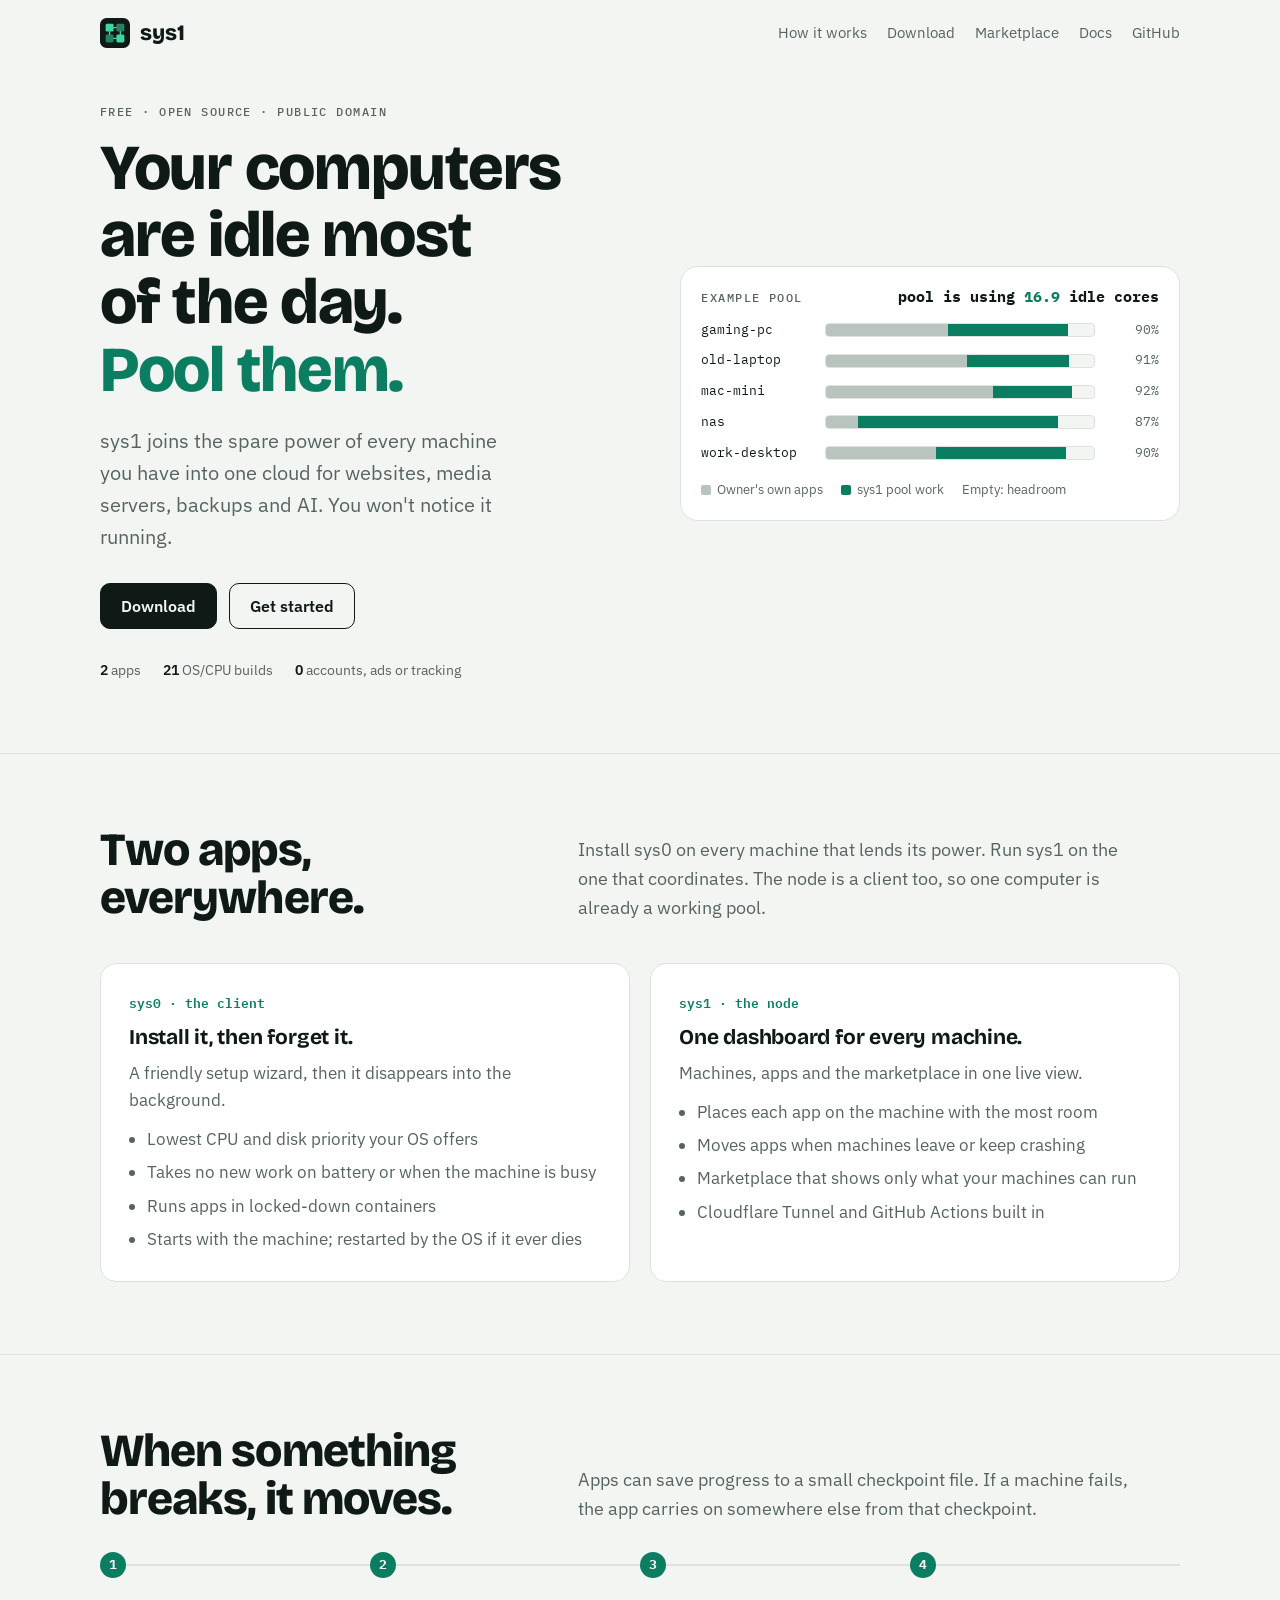
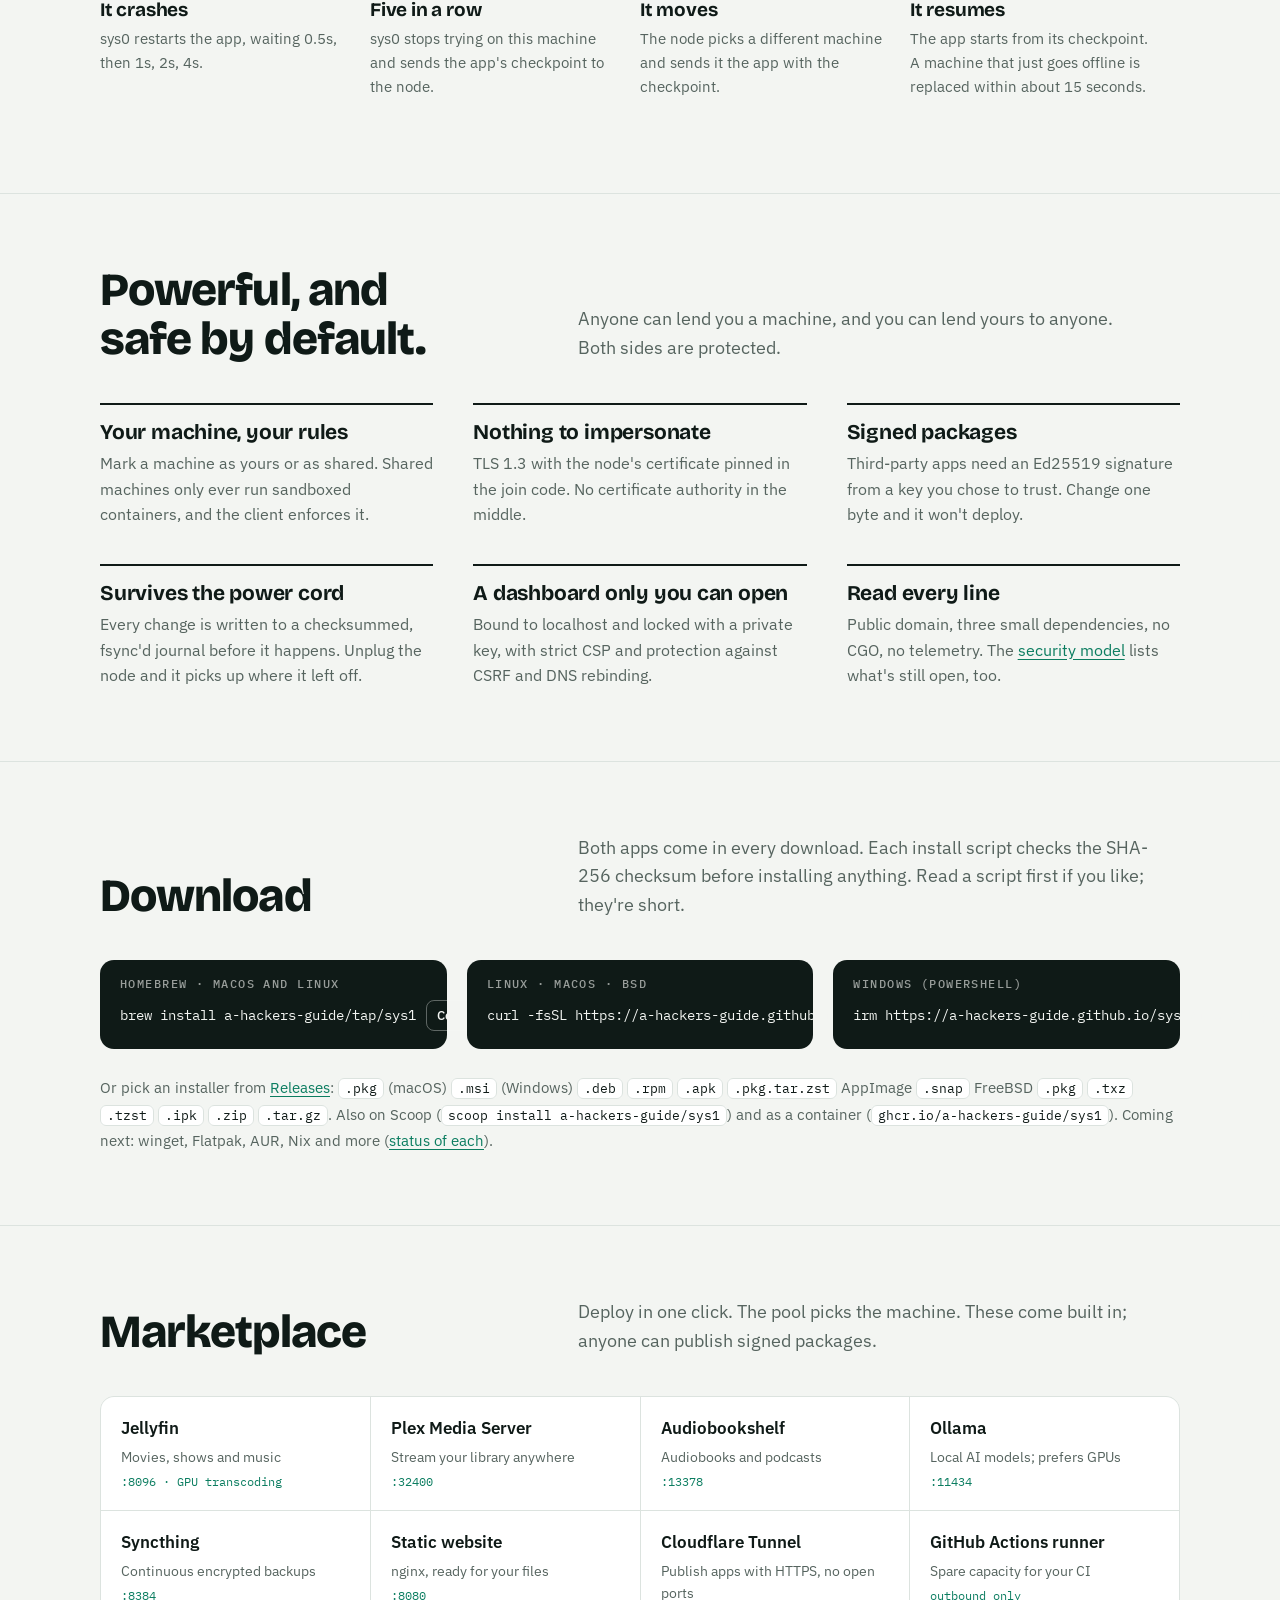
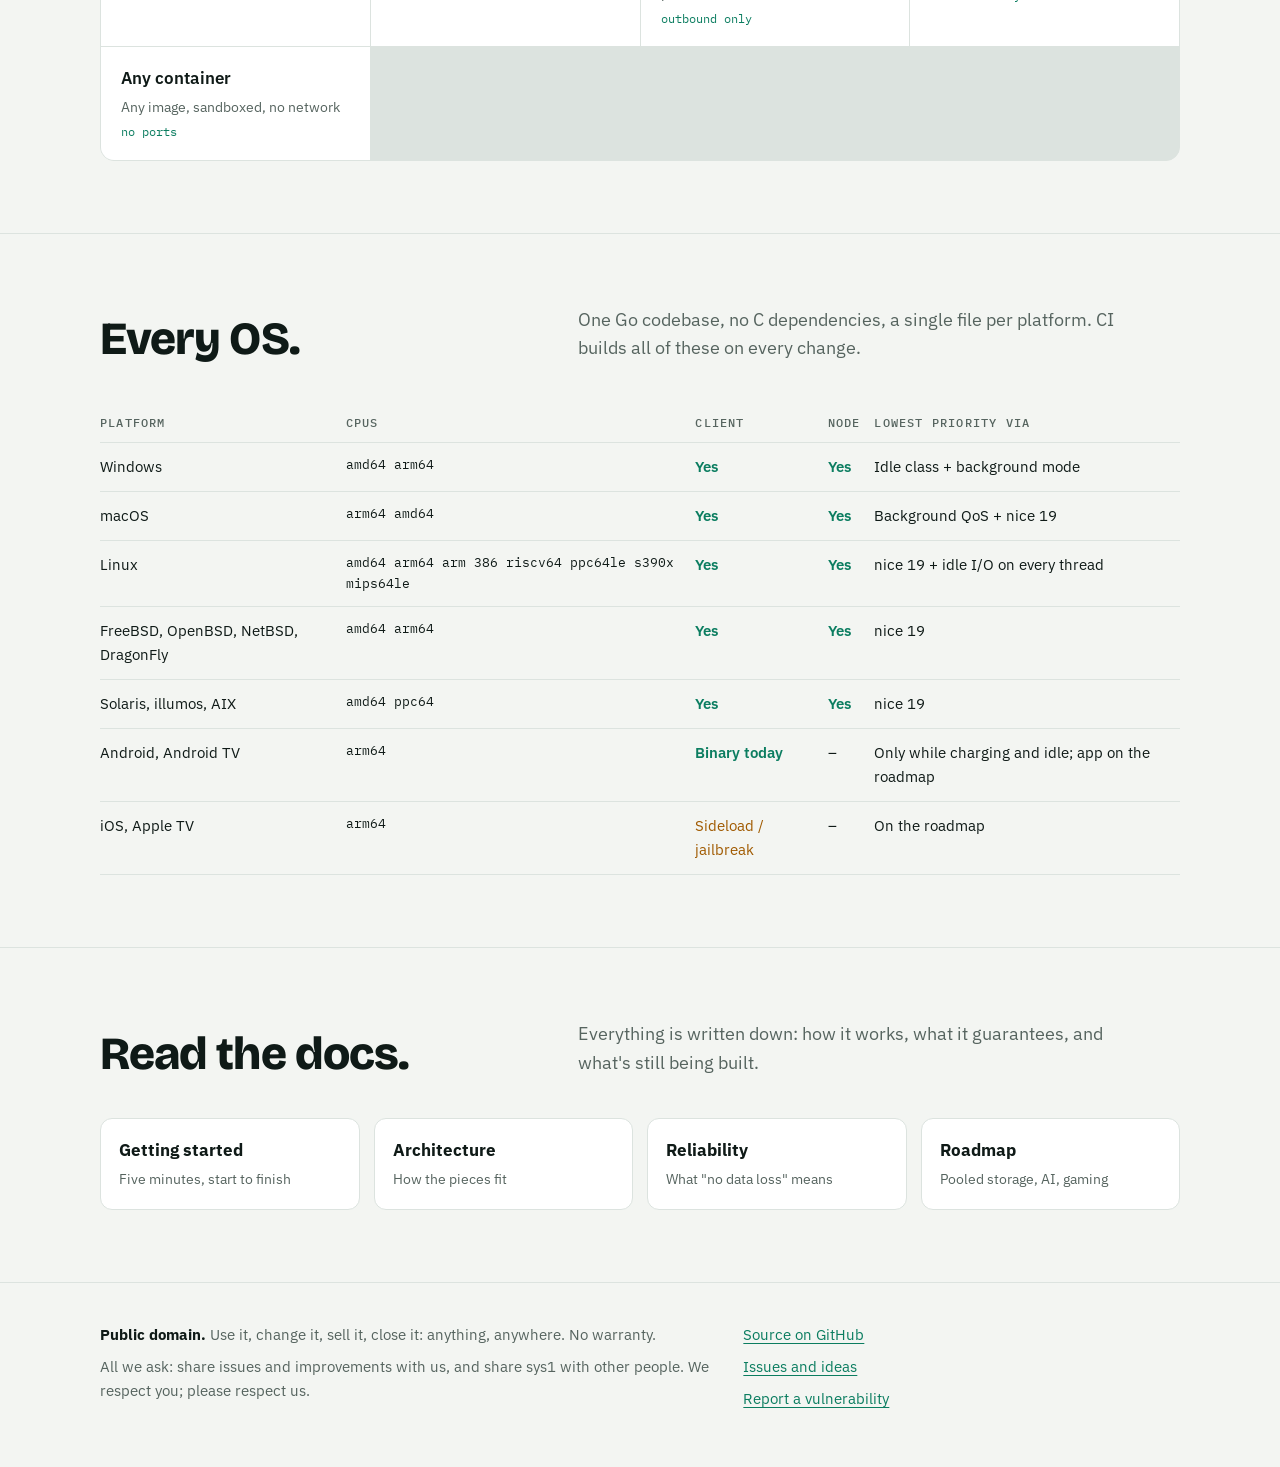
<file: site/index.html>
<!doctype html>
<html lang="en">
<head>
<meta charset="utf-8">
<meta name="viewport" content="width=device-width, initial-scale=1, viewport-fit=cover">
<title>sys1</title>
<meta name="description" content="Pool the spare power of every computer you have into one cloud. Free, open source, public domain, every OS.">
<link rel="icon" href="logo.svg" type="image/svg+xml">
<link rel="preconnect" href="https://fonts.googleapis.com">
<link rel="preconnect" href="https://fonts.gstatic.com" crossorigin>
<link rel="stylesheet" href="https://fonts.googleapis.com/css2?family=Bricolage+Grotesque:opsz,wght@12..96,500;12..96,700;12..96,800&family=IBM+Plex+Sans:wght@400;500;600&family=IBM+Plex+Mono:wght@400;500&display=swap">
<style>
/* Layout: a machine-room page. One hero with a live "rack" of machines whose idle
   capacity fills with pool work, then plain, scannable sections on a single column grid. */
:root {
  --paper: #f3f5f2;
  --sheet: #ffffff;
  --ink: #0f1a17;
  --muted: #56645f;
  --rule: #dce3df;
  --led: #0b7d60;      /* idle-LED green: pool work */
  --led-soft: #d6efe6;
  --owner: #b9c4bf;    /* the owner's own usage */
  --amber: #a05a00;
  --display: "Bricolage Grotesque", "Avenir Next", "Segoe UI", sans-serif;
  --body: "IBM Plex Sans", system-ui, -apple-system, "Segoe UI", sans-serif;
  --mono: "IBM Plex Mono", ui-monospace, Menlo, Consolas, monospace;
  color-scheme: light;
}
@media (prefers-color-scheme: dark) {
  :root:not([data-theme="light"]) {
    --paper: #0c1312; --sheet: #131d1b; --ink: #e8efec; --muted: #93a39d; --rule: #22302d;
    --led: #3dd6a3; --led-soft: #133a30; --owner: #3a4945; --amber: #f2b13c; color-scheme: dark;
  }
}
:root[data-theme="dark"] {
  --paper: #0c1312; --sheet: #131d1b; --ink: #e8efec; --muted: #93a39d; --rule: #22302d;
  --led: #3dd6a3; --led-soft: #133a30; --owner: #3a4945; --amber: #f2b13c; color-scheme: dark;
}
* { box-sizing: border-box; }
html { -webkit-text-size-adjust: 100%; }
body {
  margin: 0; background: var(--paper); color: var(--ink);
  font: 17px/1.6 var(--body);
  padding-top: env(safe-area-inset-top, 0px); padding-bottom: env(safe-area-inset-bottom, 0px);
}
a { color: var(--led); text-underline-offset: 3px; }
a:focus-visible, button:focus-visible { outline: 2px solid var(--led); outline-offset: 3px; border-radius: 4px; }
.wrap {
  max-width: 1120px; margin: 0 auto;
  padding-left: max(20px, env(safe-area-inset-left, 0px)); padding-right: max(20px, env(safe-area-inset-right, 0px));
}
h1, h2, h3 { font-family: var(--display); line-height: 1.05; margin: 0; text-wrap: balance; letter-spacing: -.02em; }
h2 { font-size: clamp(30px, 4.4vw, 46px); font-weight: 800; }
h3 { font-size: 21px; font-weight: 700; letter-spacing: -.01em; }
p { margin: 0; }
code, pre, .mono { font-family: var(--mono); font-size: .86em; }
.label { font: 500 12px/1 var(--mono); letter-spacing: .12em; text-transform: uppercase; color: var(--muted); }

/* top bar */
.bar { display: flex; align-items: center; gap: 24px; padding-block: 18px; }
.brand { display: flex; align-items: center; gap: 10px; font: 800 22px var(--display); color: var(--ink); text-decoration: none; }
.bar nav { display: flex; gap: 20px; margin-left: auto; flex-wrap: wrap; }
.bar nav a { color: var(--muted); text-decoration: none; font-size: 15px; }
.bar nav a:hover { color: var(--ink); }

/* hero */
.hero { display: grid; grid-template-columns: 1.05fr 1fr; gap: 56px; align-items: center; padding-block: 40px 72px; }
.hero h1 { font-size: clamp(40px, 5.4vw, 64px); font-weight: 800; }
.hero h1 em { font-style: normal; color: var(--led); }
.hero .lede { font-size: 20px; color: var(--muted); margin-top: 22px; max-width: 34ch; }
.cta { display: flex; gap: 12px; flex-wrap: wrap; margin-top: 30px; }
.btn {
  display: inline-flex; align-items: center; gap: 8px; font: 600 16px var(--body); text-decoration: none;
  padding: 12px 20px; border-radius: 10px; border: 1.5px solid var(--ink); color: var(--ink);
}
.btn.solid { background: var(--ink); color: var(--paper); }
.btn:hover { transform: translateY(-1px); }
.facts { display: flex; gap: 22px; flex-wrap: wrap; margin-top: 30px; color: var(--muted); font-size: 14px; }
.facts b { color: var(--ink); font-weight: 600; }

/* the rack */
.rack { background: var(--sheet); border: 1px solid var(--rule); border-radius: 18px; padding: 20px; min-width: 0; }
.rack-head { display: flex; justify-content: space-between; align-items: baseline; margin-bottom: 14px; gap: 12px; flex-wrap: wrap; }
.rack-total { font: 700 15px var(--mono); font-variant-numeric: tabular-nums; }
.rack-total span { color: var(--led); }
.machines { display: grid; gap: 10px; }
.m { display: grid; grid-template-columns: 112px 1fr 52px; gap: 12px; align-items: center; font-size: 13px; }
.m .name { font-family: var(--mono); white-space: nowrap; overflow: hidden; text-overflow: ellipsis; }
.m .meter { height: 14px; border-radius: 4px; background: var(--paper); border: 1px solid var(--rule); display: flex; overflow: hidden; }
.m .own { background: var(--owner); transition: width .9s ease; }
.m .pool { background: var(--led); transition: width .9s ease; }
.m .pct { font-family: var(--mono); font-variant-numeric: tabular-nums; text-align: right; color: var(--muted); }
.legend { display: flex; gap: 18px; margin-top: 16px; font-size: 13px; color: var(--muted); flex-wrap: wrap; }
.legend i { display: inline-block; width: 10px; height: 10px; border-radius: 2px; margin-right: 6px; vertical-align: -1px; }

section { padding-block: 72px; border-top: 1px solid var(--rule); }
.intro { display: grid; grid-template-columns: 1fr 1.4fr; gap: 48px; margin-bottom: 40px; align-items: end; }
.intro p { color: var(--muted); font-size: 18px; max-width: 52ch; }

/* two apps */
.apps { display: grid; grid-template-columns: 1fr 1fr; gap: 20px; }
.app { background: var(--sheet); border: 1px solid var(--rule); border-radius: 16px; padding: 28px; display: grid; gap: 12px; align-content: start; }
.app .tag { font: 600 13px var(--mono); color: var(--led); }
.app ul { margin: 0; padding-left: 18px; color: var(--muted); display: grid; gap: 6px; }

/* features */
.feats { display: grid; grid-template-columns: repeat(3, 1fr); gap: 36px 40px; }
.feat { display: grid; gap: 8px; align-content: start; border-top: 2px solid var(--ink); padding-top: 16px; }
.feat p { color: var(--muted); font-size: 16px; }

/* failover sequence */
.steps { display: grid; grid-template-columns: repeat(4, 1fr); gap: 0; counter-reset: s; }
.step { padding: 22px 22px 22px 0; border-top: 2px solid var(--rule); position: relative; display: grid; gap: 8px; align-content: start; }
.step::before { counter-increment: s; content: counter(s); font: 700 13px var(--mono); color: var(--paper); background: var(--led); width: 26px; height: 26px; border-radius: 50%; display: grid; place-items: center; position: absolute; top: -14px; left: 0; }
.step h3 { margin-top: 12px; font-size: 19px; }
.step p { color: var(--muted); font-size: 15px; }

/* install */
.install { display: grid; grid-template-columns: repeat(3, 1fr); gap: 20px; }
.cmd { background: var(--ink); color: var(--paper); border-radius: 14px; padding: 18px 20px; display: grid; gap: 10px; min-width: 0; }
.cmd .label { color: color-mix(in srgb, var(--paper) 60%, transparent); }
.cmd-row { display: flex; gap: 10px; align-items: center; }
.cmd pre { margin: 0; overflow-x: auto; flex: 1; min-width: 0; font-size: 14px; }
.copy { font: 500 13px var(--body); background: transparent; color: var(--paper); border: 1px solid color-mix(in srgb, var(--paper) 35%, transparent); border-radius: 8px; padding: 6px 10px; cursor: pointer; flex: none; }
.copy:hover { border-color: var(--paper); }
.formats { margin-top: 26px; color: var(--muted); font-size: 15px; }
.formats code { background: var(--sheet); border: 1px solid var(--rule); border-radius: 6px; padding: 1px 6px; color: var(--ink); white-space: nowrap; line-height: 2.1; }

/* marketplace */
.pkgs { display: grid; grid-template-columns: repeat(auto-fill, minmax(230px, 1fr)); gap: 1px; background: var(--rule); border: 1px solid var(--rule); border-radius: 14px; overflow: hidden; }
.pkg { background: var(--sheet); padding: 18px 20px; display: grid; gap: 4px; align-content: start; }
.pkg b { font-weight: 600; }
.pkg span { color: var(--muted); font-size: 14px; }
.pkg .port { font-family: var(--mono); font-size: 12px; color: var(--led); }

/* platforms */
.plat { overflow-x: auto; }
table { border-collapse: collapse; width: 100%; font-size: 15px; min-width: 620px; }
th, td { text-align: left; padding: 12px 14px 12px 0; border-bottom: 1px solid var(--rule); vertical-align: top; }
th { font: 500 12px var(--mono); letter-spacing: .1em; text-transform: uppercase; color: var(--muted); }
td.y { color: var(--led); font-weight: 600; }
td.r { color: var(--amber); }

.docs { display: grid; grid-template-columns: repeat(4, 1fr); gap: 14px; }
.doc { display: grid; gap: 4px; padding: 18px; border: 1px solid var(--rule); border-radius: 12px; text-decoration: none; color: var(--ink); background: var(--sheet); }
.doc:hover { border-color: var(--led); }
.doc span { color: var(--muted); font-size: 14px; }

footer { border-top: 1px solid var(--rule); padding-block: 40px 56px; color: var(--muted); font-size: 15px; }
footer .wrap { display: grid; grid-template-columns: 1.4fr 1fr; gap: 32px; }
footer p + p { margin-top: 8px; }

@media (max-width: 900px) {
  .hero, .intro, .apps, .install, footer .wrap { grid-template-columns: 1fr; }
  .hero { gap: 36px; padding-block: 20px 56px; }
  .feats { grid-template-columns: 1fr 1fr; }
  .steps { grid-template-columns: 1fr 1fr; row-gap: 28px; }
  .docs { grid-template-columns: 1fr 1fr; }
}
@media (max-width: 560px) {
  body { font-size: 16px; }
  .bar nav { display: none; }
  .feats, .steps, .docs { grid-template-columns: 1fr; }
  .m { grid-template-columns: 84px 1fr 44px; gap: 8px; }
  .hero .lede { font-size: 18px; }
  section { padding-block: 56px; }
}
@media (prefers-reduced-motion: reduce) { * { transition: none !important; } .btn:hover { transform: none; } }
</style>
</head>
<body>
<header class="wrap bar">
  <a class="brand" href="#"><img src="logo.svg" width="30" height="30" alt="">sys1</a>
  <nav aria-label="Main">
    <a href="#how">How it works</a>
    <a href="#download">Download</a>
    <a href="#marketplace">Marketplace</a>
    <a href="https://github.com/A-Hackers-Guide/sys1/tree/main/docs">Docs</a>
    <a href="https://github.com/A-Hackers-Guide/sys1">GitHub</a>
  </nav>
</header>

<main>
  <div class="wrap hero">
    <div>
      <p class="label">Free · open source · public domain</p>
      <h1 style="margin-top:16px">Your computers are idle most of the day. <em>Pool them.</em></h1>
      <p class="lede">sys1 joins the spare power of every machine you have into one cloud for websites, media servers, backups and AI. You won't notice it running.</p>
      <div class="cta">
        <a class="btn solid" href="#download">Download</a>
        <a class="btn" href="https://github.com/A-Hackers-Guide/sys1/blob/main/docs/GETTING-STARTED.md">Get started</a>
      </div>
      <div class="facts">
        <span><b>2</b> apps</span>
        <span><b>21</b> OS/CPU builds</span>
        <span><b>0</b> accounts, ads or tracking</span>
      </div>
    </div>

    <figure class="rack" aria-label="Example pool of five machines" style="margin:0">
      <div class="rack-head">
        <span class="label">Example pool</span>
        <span class="rack-total">pool is using <span id="total">0.0</span> idle cores</span>
      </div>
      <div class="machines" id="machines"></div>
      <div class="legend">
        <span><i style="background:var(--owner)"></i>Owner's own apps</span>
        <span><i style="background:var(--led)"></i>sys1 pool work</span>
        <span>Empty: headroom</span>
      </div>
    </figure>
  </div>

  <section id="how">
    <div class="wrap">
      <div class="intro">
        <h2>Two apps, everywhere.</h2>
        <p>Install sys0 on every machine that lends its power. Run sys1 on the one that coordinates. The node is a client too, so one computer is already a working pool.</p>
      </div>
      <div class="apps">
        <article class="app">
          <span class="tag">sys0 · the client</span>
          <h3>Install it, then forget it.</h3>
          <p style="color:var(--muted)">A friendly setup wizard, then it disappears into the background.</p>
          <ul>
            <li>Lowest CPU and disk priority your OS offers</li>
            <li>Takes no new work on battery or when the machine is busy</li>
            <li>Runs apps in locked-down containers</li>
            <li>Starts with the machine; restarted by the OS if it ever dies</li>
          </ul>
        </article>
        <article class="app">
          <span class="tag">sys1 · the node</span>
          <h3>One dashboard for every machine.</h3>
          <p style="color:var(--muted)">Machines, apps and the marketplace in one live view.</p>
          <ul>
            <li>Places each app on the machine with the most room</li>
            <li>Moves apps when machines leave or keep crashing</li>
            <li>Marketplace that shows only what your machines can run</li>
            <li>Cloudflare Tunnel and GitHub Actions built in</li>
          </ul>
        </article>
      </div>
    </div>
  </section>

  <section>
    <div class="wrap">
      <div class="intro">
        <h2>When something breaks, it moves.</h2>
        <p>Apps can save progress to a small checkpoint file. If a machine fails, the app carries on somewhere else from that checkpoint.</p>
      </div>
      <div class="steps">
        <div class="step"><h3>It crashes</h3><p>sys0 restarts the app, waiting 0.5s, then 1s, 2s, 4s.</p></div>
        <div class="step"><h3>Five in a row</h3><p>sys0 stops trying on this machine and sends the app's checkpoint to the node.</p></div>
        <div class="step"><h3>It moves</h3><p>The node picks a different machine and sends it the app with the checkpoint.</p></div>
        <div class="step"><h3>It resumes</h3><p>The app starts from its checkpoint. A machine that just goes offline is replaced within about 15 seconds.</p></div>
      </div>
    </div>
  </section>

  <section>
    <div class="wrap">
      <div class="intro">
        <h2>Powerful, and safe by default.</h2>
        <p>Anyone can lend you a machine, and you can lend yours to anyone. Both sides are protected.</p>
      </div>
      <div class="feats">
        <div class="feat"><h3>Your machine, your rules</h3><p>Mark a machine as yours or as shared. Shared machines only ever run sandboxed containers, and the client enforces it.</p></div>
        <div class="feat"><h3>Nothing to impersonate</h3><p>TLS 1.3 with the node's certificate pinned in the join code. No certificate authority in the middle.</p></div>
        <div class="feat"><h3>Signed packages</h3><p>Third-party apps need an Ed25519 signature from a key you chose to trust. Change one byte and it won't deploy.</p></div>
        <div class="feat"><h3>Survives the power cord</h3><p>Every change is written to a checksummed, fsync'd journal before it happens. Unplug the node and it picks up where it left off.</p></div>
        <div class="feat"><h3>A dashboard only you can open</h3><p>Bound to localhost and locked with a private key, with strict CSP and protection against CSRF and DNS rebinding.</p></div>
        <div class="feat"><h3>Read every line</h3><p>Public domain, three small dependencies, no CGO, no telemetry. The <a href="https://github.com/A-Hackers-Guide/sys1/blob/main/docs/SECURITY-MODEL.md">security model</a> lists what's still open, too.</p></div>
      </div>
    </div>
  </section>

  <section id="download">
    <div class="wrap">
      <div class="intro">
        <h2>Download</h2>
        <p>Both apps come in every download. Each install script checks the SHA-256 checksum before installing anything. Read a script first if you like; they're short.</p>
      </div>
      <div class="install">
        <div class="cmd">
          <span class="label">Homebrew · macOS and Linux</span>
          <div class="cmd-row"><pre id="c0">brew install a-hackers-guide/tap/sys1</pre><button class="copy" data-copy="c0">Copy</button></div>
        </div>
        <div class="cmd">
          <span class="label">Linux · macOS · BSD</span>
          <div class="cmd-row"><pre id="c1">curl -fsSL https://a-hackers-guide.github.io/sys1/install.sh | sh</pre><button class="copy" data-copy="c1">Copy</button></div>
        </div>
        <div class="cmd">
          <span class="label">Windows (PowerShell)</span>
          <div class="cmd-row"><pre id="c2">irm https://a-hackers-guide.github.io/sys1/install.ps1 | iex</pre><button class="copy" data-copy="c2">Copy</button></div>
        </div>
      </div>
      <p class="formats">
        Or pick an installer from <a href="https://github.com/A-Hackers-Guide/sys1/releases">Releases</a>:
        <code>.pkg</code> (macOS) <code>.msi</code> (Windows) <code>.deb</code> <code>.rpm</code> <code>.apk</code> <code>.pkg.tar.zst</code> AppImage <code>.snap</code> FreeBSD <code>.pkg</code> <code>.txz</code> <code>.tzst</code> <code>.ipk</code> <code>.zip</code> <code>.tar.gz</code>.
        Also on Scoop (<code>scoop install a-hackers-guide/sys1</code>) and as a container (<code>ghcr.io/a-hackers-guide/sys1</code>).
        Coming next: winget, Flatpak, AUR, Nix and more
        (<a href="https://github.com/A-Hackers-Guide/sys1/blob/main/docs/DISTRIBUTION.md">status of each</a>).
      </p>
    </div>
  </section>

  <section id="marketplace">
    <div class="wrap">
      <div class="intro">
        <h2>Marketplace</h2>
        <p>Deploy in one click. The pool picks the machine. These come built in; anyone can publish signed packages.</p>
      </div>
      <div class="pkgs">
        <div class="pkg"><b>Jellyfin</b><span>Movies, shows and music</span><span class="port">:8096 · GPU transcoding</span></div>
        <div class="pkg"><b>Plex Media Server</b><span>Stream your library anywhere</span><span class="port">:32400</span></div>
        <div class="pkg"><b>Audiobookshelf</b><span>Audiobooks and podcasts</span><span class="port">:13378</span></div>
        <div class="pkg"><b>Ollama</b><span>Local AI models; prefers GPUs</span><span class="port">:11434</span></div>
        <div class="pkg"><b>Syncthing</b><span>Continuous encrypted backups</span><span class="port">:8384</span></div>
        <div class="pkg"><b>Static website</b><span>nginx, ready for your files</span><span class="port">:8080</span></div>
        <div class="pkg"><b>Cloudflare Tunnel</b><span>Publish apps with HTTPS, no open ports</span><span class="port">outbound only</span></div>
        <div class="pkg"><b>GitHub Actions runner</b><span>Spare capacity for your CI</span><span class="port">outbound only</span></div>
        <div class="pkg"><b>Any container</b><span>Any image, sandboxed, no network</span><span class="port">no ports</span></div>
      </div>
    </div>
  </section>

  <section>
    <div class="wrap">
      <div class="intro">
        <h2>Every OS.</h2>
        <p>One Go codebase, no C dependencies, a single file per platform. CI builds all of these on every change.</p>
      </div>
      <div class="plat">
        <table>
          <thead><tr><th>Platform</th><th>CPUs</th><th>Client</th><th>Node</th><th>Lowest priority via</th></tr></thead>
          <tbody>
            <tr><td>Windows</td><td class="mono">amd64 arm64</td><td class="y">Yes</td><td class="y">Yes</td><td>Idle class + background mode</td></tr>
            <tr><td>macOS</td><td class="mono">arm64 amd64</td><td class="y">Yes</td><td class="y">Yes</td><td>Background QoS + nice 19</td></tr>
            <tr><td>Linux</td><td class="mono">amd64 arm64 arm 386 riscv64 ppc64le s390x mips64le</td><td class="y">Yes</td><td class="y">Yes</td><td>nice 19 + idle I/O on every thread</td></tr>
            <tr><td>FreeBSD, OpenBSD, NetBSD, DragonFly</td><td class="mono">amd64 arm64</td><td class="y">Yes</td><td class="y">Yes</td><td>nice 19</td></tr>
            <tr><td>Solaris, illumos, AIX</td><td class="mono">amd64 ppc64</td><td class="y">Yes</td><td class="y">Yes</td><td>nice 19</td></tr>
            <tr><td>Android, Android TV</td><td class="mono">arm64</td><td class="y">Binary today</td><td>–</td><td>Only while charging and idle; app on the roadmap</td></tr>
            <tr><td>iOS, Apple TV</td><td class="mono">arm64</td><td class="r">Sideload / jailbreak</td><td>–</td><td>On the roadmap</td></tr>
          </tbody>
        </table>
      </div>
    </div>
  </section>

  <section>
    <div class="wrap">
      <div class="intro">
        <h2>Read the docs.</h2>
        <p>Everything is written down: how it works, what it guarantees, and what's still being built.</p>
      </div>
      <div class="docs">
        <a class="doc" href="https://github.com/A-Hackers-Guide/sys1/blob/main/docs/GETTING-STARTED.md"><b>Getting started</b><span>Five minutes, start to finish</span></a>
        <a class="doc" href="https://github.com/A-Hackers-Guide/sys1/blob/main/docs/ARCHITECTURE.md"><b>Architecture</b><span>How the pieces fit</span></a>
        <a class="doc" href="https://github.com/A-Hackers-Guide/sys1/blob/main/docs/RELIABILITY.md"><b>Reliability</b><span>What "no data loss" means</span></a>
        <a class="doc" href="https://github.com/A-Hackers-Guide/sys1/blob/main/docs/ROADMAP.md"><b>Roadmap</b><span>Pooled storage, AI, gaming</span></a>
      </div>
    </div>
  </section>
</main>

<footer>
  <div class="wrap">
    <div>
      <p><b style="color:var(--ink)">Public domain.</b> Use it, change it, sell it, close it: anything, anywhere. No warranty.</p>
      <p>All we ask: share issues and improvements with us, and share sys1 with other people. We respect you; please respect us.</p>
    </div>
    <div>
      <p><a href="https://github.com/A-Hackers-Guide/sys1">Source on GitHub</a></p>
      <p><a href="https://github.com/A-Hackers-Guide/sys1/issues">Issues and ideas</a></p>
      <p><a href="https://github.com/A-Hackers-Guide/sys1/security/advisories/new">Report a vulnerability</a></p>
    </div>
  </div>
</footer>

<script>
// The rack: five example machines. Grey is what the owner is using; green is
// the pool filling the gap, never more, and backing off when the owner needs it.
(() => {
  const rack = [
    ["gaming-pc", 8], ["old-laptop", 4], ["mac-mini", 10], ["nas", 4], ["work-desktop", 12],
  ].map(([name, cores]) => ({ name, cores, own: 0.2 + Math.random() * 0.4 }));
  const host = document.getElementById("machines");
  rack.forEach((m) => {
    const row = document.createElement("div");
    row.className = "m";
    row.innerHTML = '<span class="name"></span><span class="meter"><i class="own"></i><i class="pool"></i></span><span class="pct"></span>';
    row.querySelector(".name").textContent = m.name;
    host.append(row);
    m.el = row;
  });
  const still = matchMedia("(prefers-reduced-motion: reduce)").matches;
  function tick() {
    let total = 0;
    rack.forEach((m) => {
      if (!still) m.own = Math.min(0.92, Math.max(0.04, m.own + (Math.random() - 0.5) * 0.35));
      const pool = Math.max(0, 0.95 - m.own) * 0.9;
      total += pool * m.cores;
      m.el.querySelector(".own").style.width = (m.own * 100).toFixed(1) + "%";
      m.el.querySelector(".pool").style.width = (pool * 100).toFixed(1) + "%";
      m.el.querySelector(".pct").textContent = Math.round((m.own + pool) * 100) + "%";
    });
    document.getElementById("total").textContent = total.toFixed(1);
  }
  tick();
  if (!still) setInterval(tick, 1800);

  document.querySelectorAll("[data-copy]").forEach((b) => b.addEventListener("click", async () => {
    const text = document.getElementById(b.dataset.copy).textContent;
    try { await navigator.clipboard.writeText(text); b.textContent = "Copied"; }
    catch { getSelection().selectAllChildren(document.getElementById(b.dataset.copy)); b.textContent = "Press ⌘C"; }
    setTimeout(() => (b.textContent = "Copy"), 1800);
  }));
})();
</script>
</body>
</html>
</file>
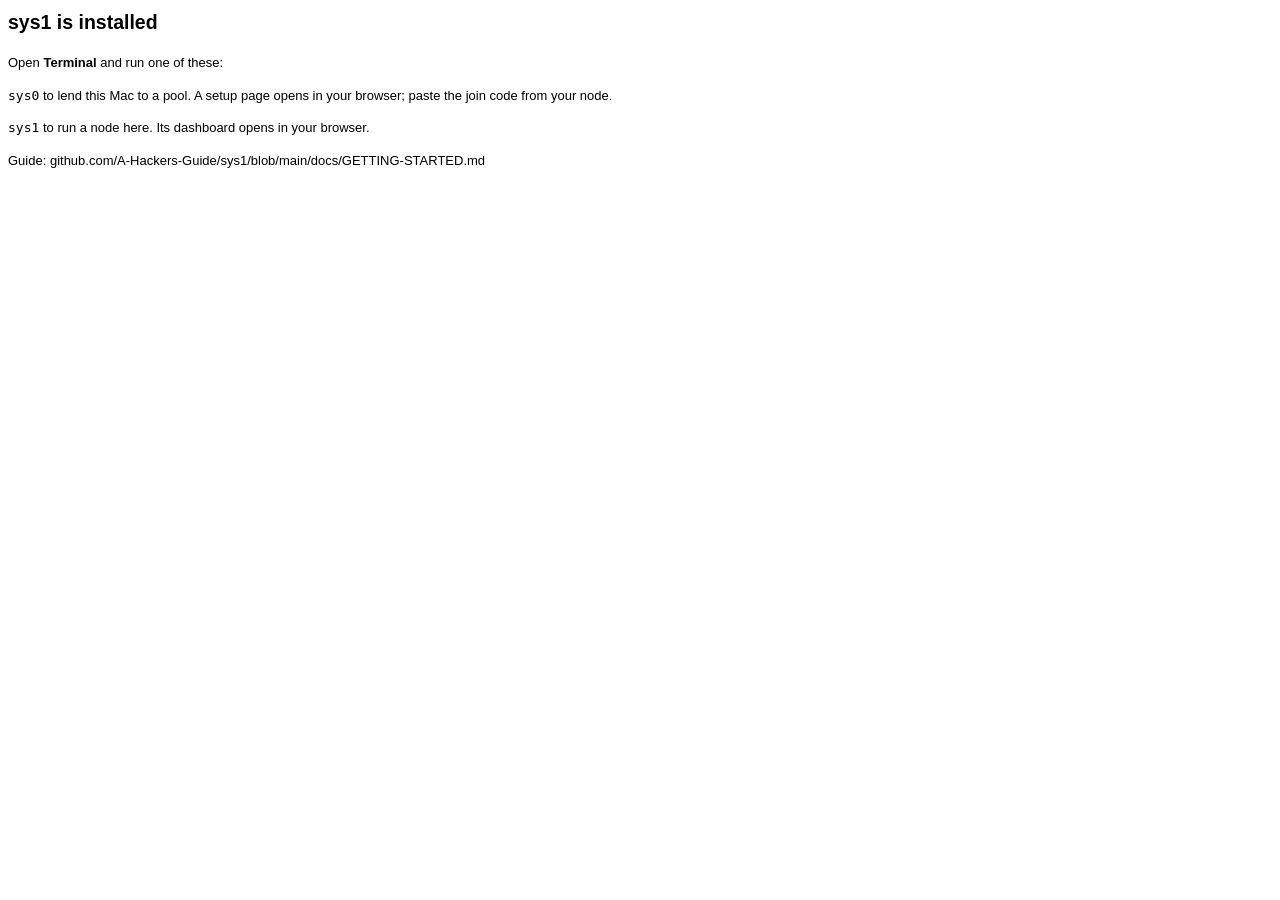
<file: packaging/macos/resources/conclusion.html>
<html><body style="font-family:-apple-system,sans-serif;font-size:13px;line-height:1.5">
<h2>sys1 is installed</h2>
<p>Open <b>Terminal</b> and run one of these:</p>
<p><code>sys0</code> to lend this Mac to a pool. A setup page opens in your browser; paste the join code from your node.</p>
<p><code>sys1</code> to run a node here. Its dashboard opens in your browser.</p>
<p>Guide: github.com/A-Hackers-Guide/sys1/blob/main/docs/GETTING-STARTED.md</p>
</body></html>
</file>
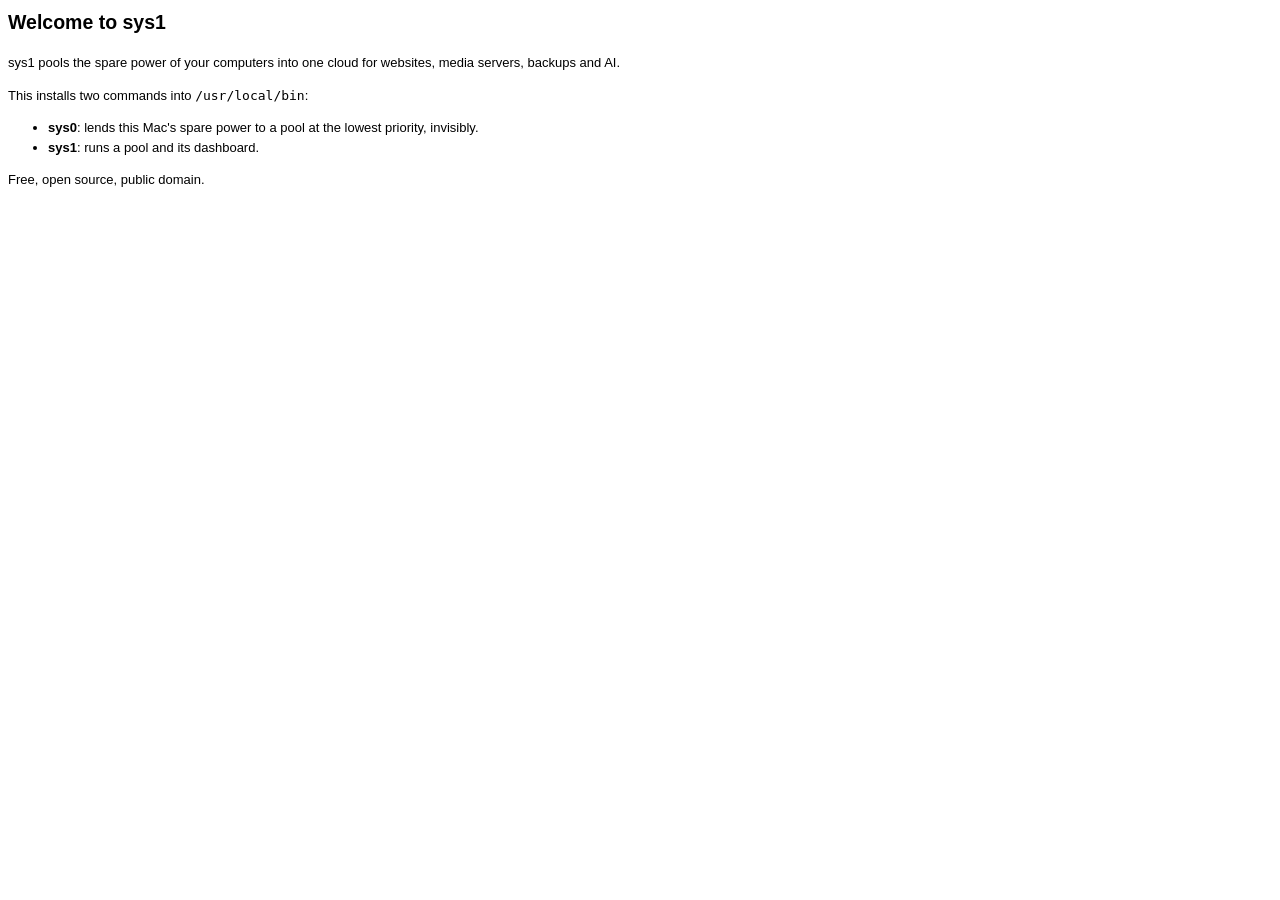
<file: packaging/macos/resources/welcome.html>
<html><body style="font-family:-apple-system,sans-serif;font-size:13px;line-height:1.5">
<h2>Welcome to sys1</h2>
<p>sys1 pools the spare power of your computers into one cloud for websites, media servers, backups and AI.</p>
<p>This installs two commands into <code>/usr/local/bin</code>:</p>
<ul>
<li><b>sys0</b>: lends this Mac's spare power to a pool at the lowest priority, invisibly.</li>
<li><b>sys1</b>: runs a pool and its dashboard.</li>
</ul>
<p>Free, open source, public domain.</p>
</body></html>
</file>
